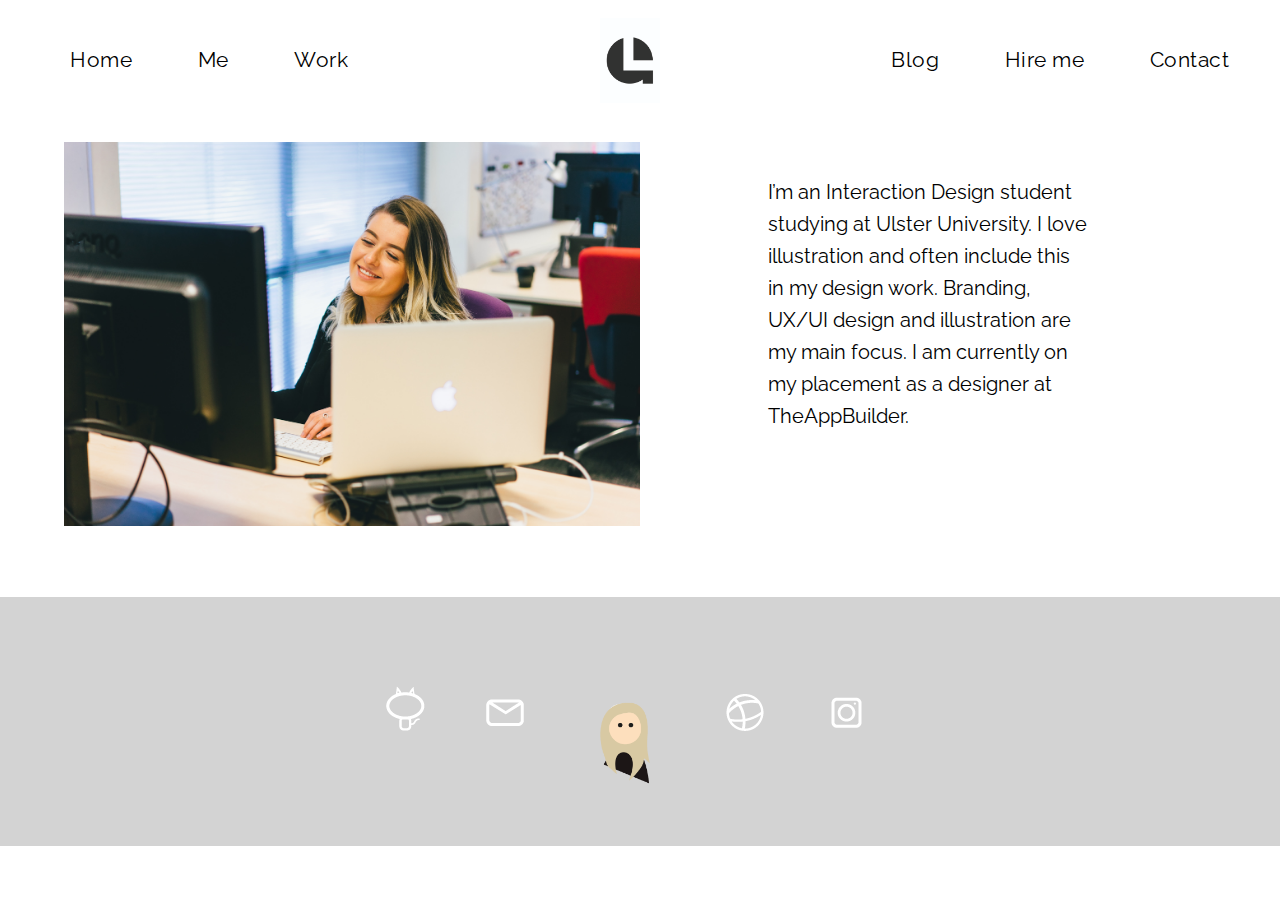
<file: about.html>
<!DOCTYPE html>
<html>

<head>
    <meta charset="utf-8" />
    <meta name="viewport" content="width=device-width" />
    <title>Lois Gordon</title>
    <!---------- Link to CSS ------------>
    <link href="css/style_about.css" type="text/css" rel="stylesheet" />
    <!---------- Link to google fonts ------------>
      <style>
@import url('https://fonts.googleapis.com/css?family=Dosis|Raleway');
</style>
</head>
<!---------- Start of body ------------>

<body>
    <!-------------- Header------------------->
    <section>
        <header id="logo">
            <!--------------- nav ---------------------->
          <nav>
                
                <ul>
                    <div class="left-nav">
                      <li><a href="index.html">Home</a></li>
                    <li><a href="about.html">Me</a></li>
                        <li><a href="index.html#work">Work</a></li>
                    
                    </div>
                    <li><a href="index.html"><img src="img/p-mg.jpg" /></a>
                    </li>
                     
                    
                    <div class="right-nav">
                    <li><a href="http://logordon.tumblr.com">Blog</a></li>
                    <li><a href="#cv">Hire me</a></li>
                    <li><a href="#contact">Contact</a> </li>
                    </div>
                </ul>
            </nav>
        </header>
    </section>
    <div class="about_container">
    <section class="about">
      <p> I’m an Interaction Design student studying at Ulster University.
      I love illustration and often include this in my design work. Branding, UX/UI design and illustration are my main focus. I am currently on my placement as a designer at TheAppBuilder.
        
    </section>
    <section class="me-cover">
        <img src="img/lois-at-tab-46%20(1).jpg" />
        </section>
        
   <!-----     <section class="cv">
             <p class="cv_button">
           <a href="img/loisgordon_cv.pdf">Download my CV</a> 
       </p>
        </section>------>
    </div>
     <!--------------- footer ---------------------->
    <section class="contact">
        <footer>
            <h1 id="contact">
        </h1>
            <ul>
                <li>
                    <a href="https://github.com/loisgordon" title="Visit my GitHub" target="_blank"><img src="img/github-icon.png"></a>
                </li>
                <li>
                    <a href="mailto:hello@loisgordon.co.uk" title="Email me"><img src="img/mail-icon.png" /></a>
                </li>
                  <div class="gif">
                    <a href="index.html" title="to top" target="_blank"><img src="img/blink-visual-marque.gif"></a>
                </div>
             
                <li>
                    <a href="https://dribbble.com/loisgordon" title="Visit my Dribbble" target="_blank"><img src="img/dribbble-icon1.png"></a>
                </li>
                <li>
                    <a href="https://www.instagram.com/loisgordondesign/?hl=en" title="Visit my Instagram" target="_blank"><img src="img/instagram-icon.png"></a>
                </li>
            </ul>
             
        </footer>
    </section>
</body>

</html>
</file>
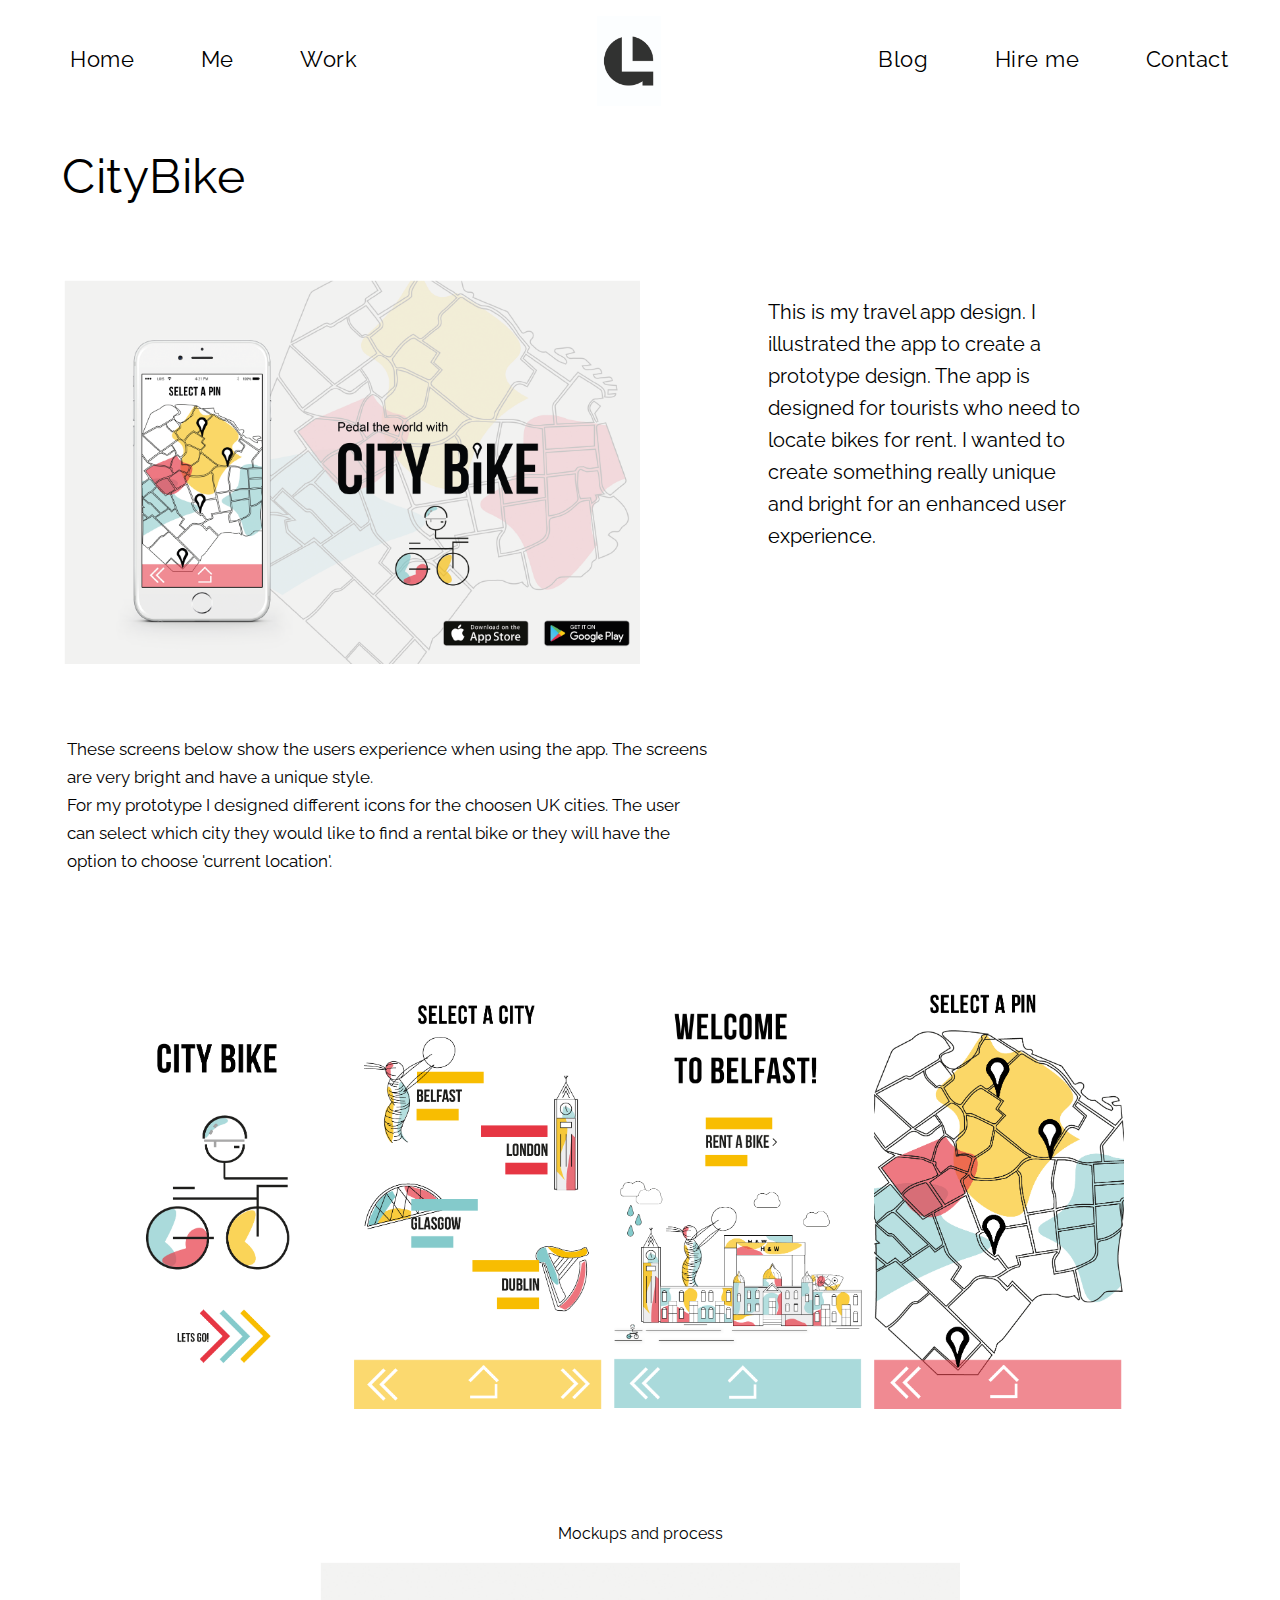
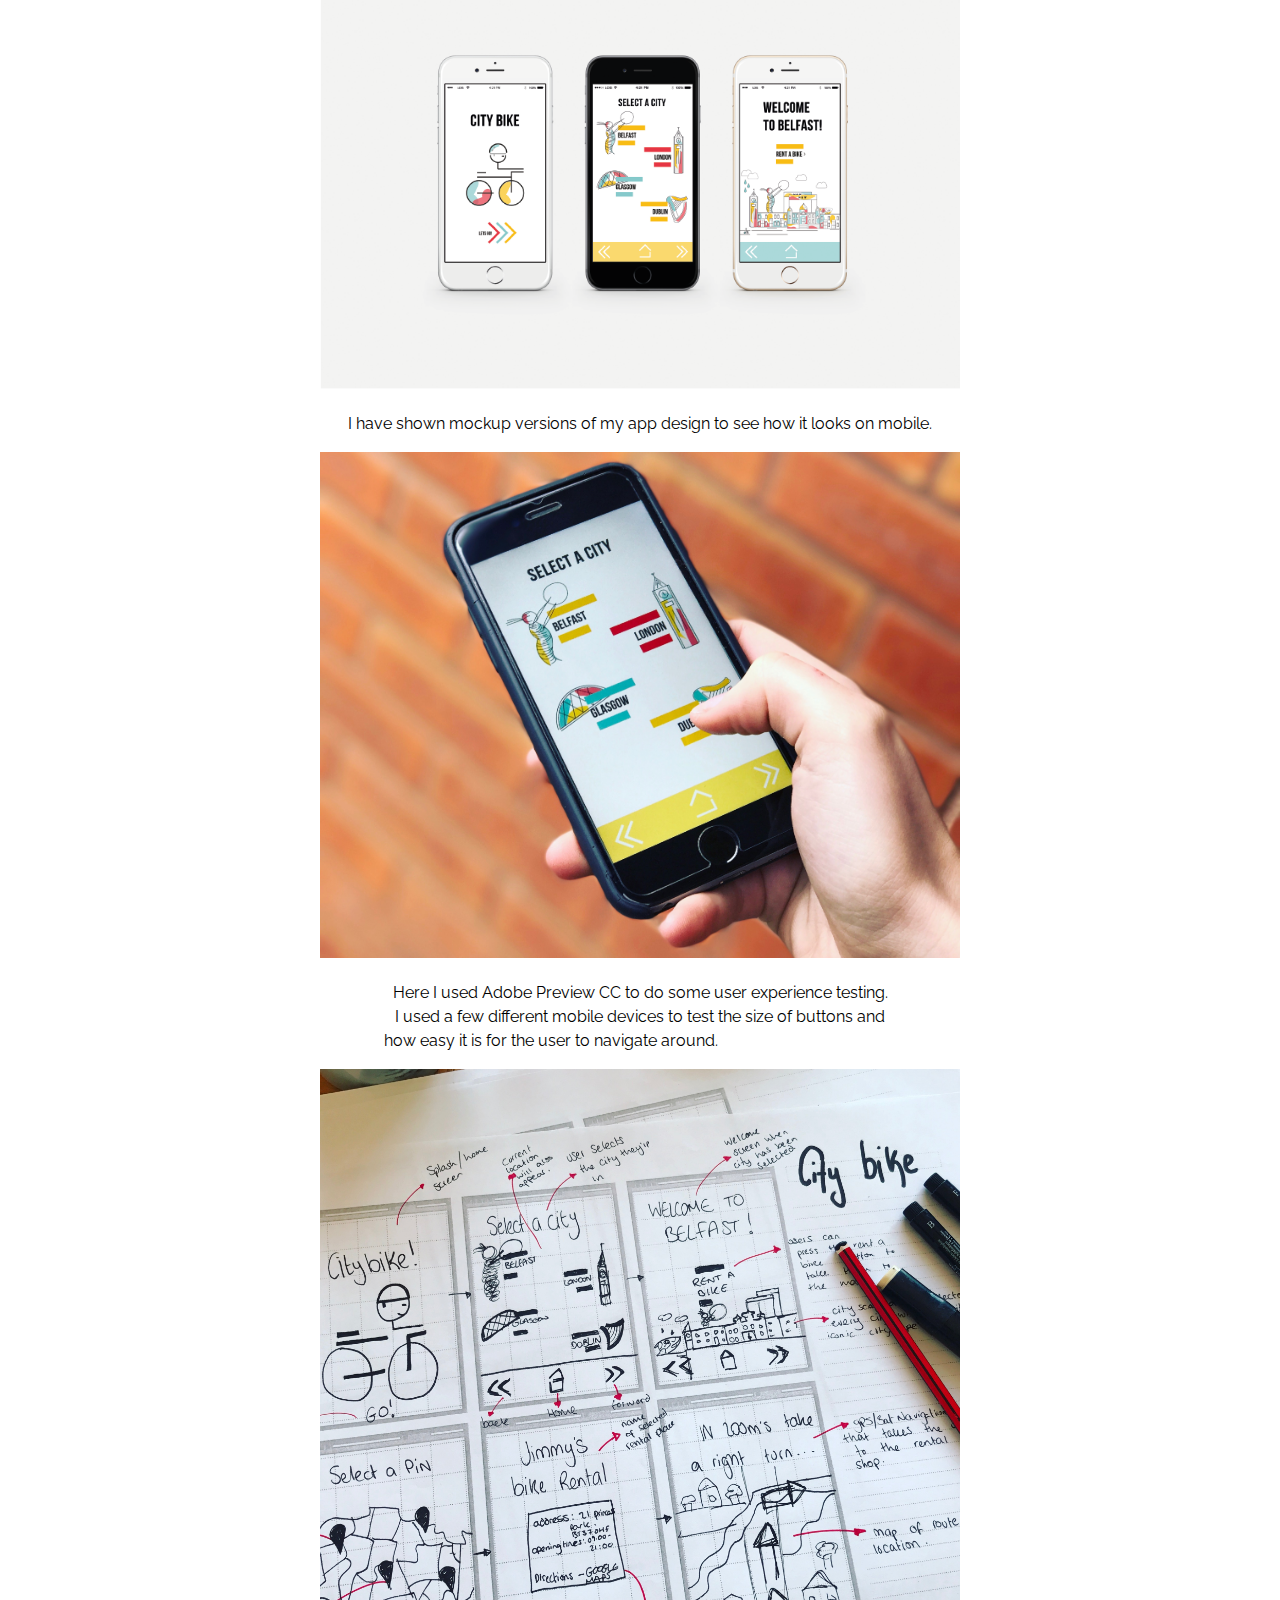
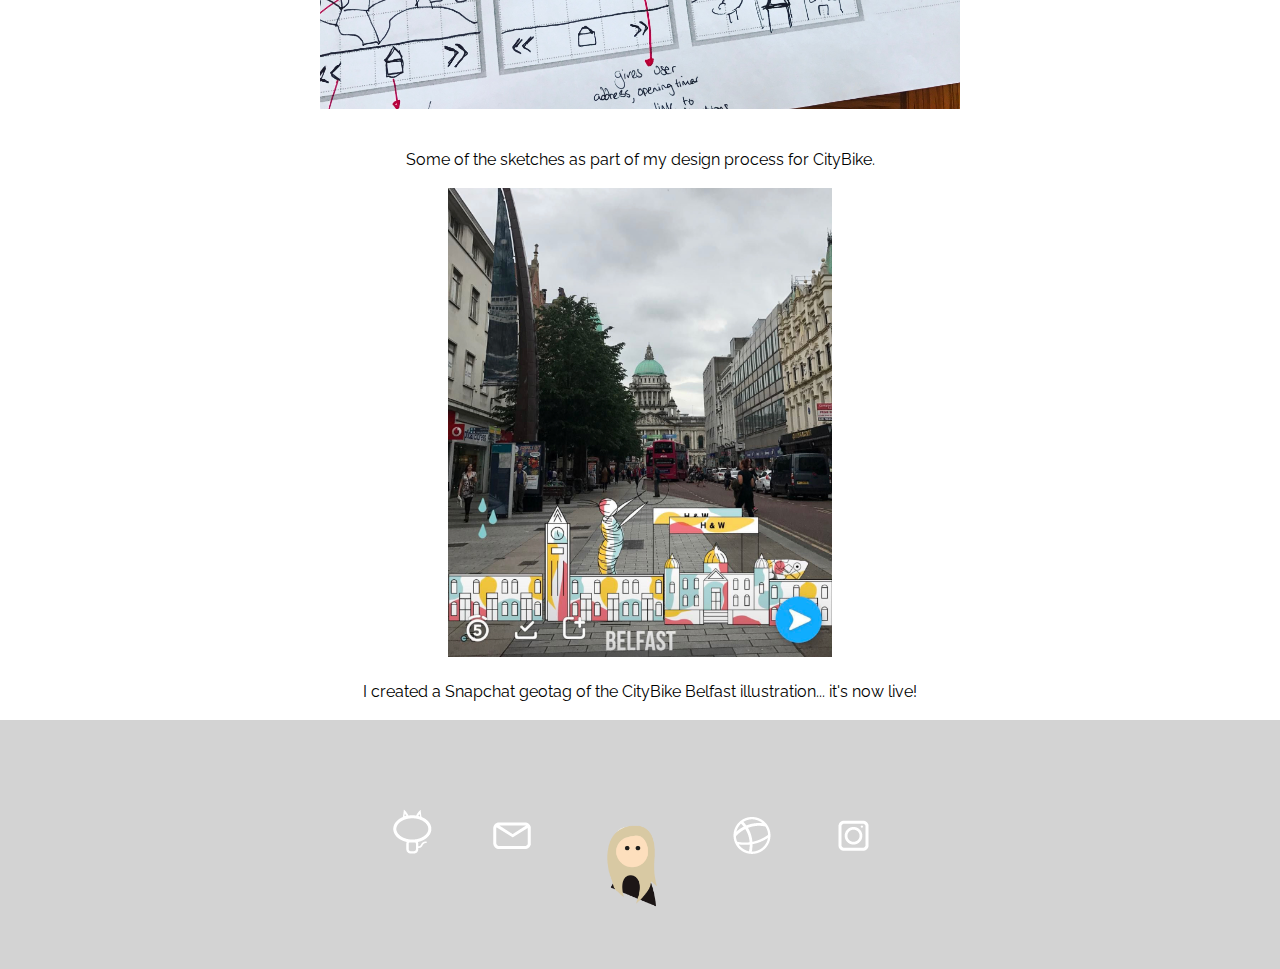
<file: citybike_case.html>
<!DOCTYPE html>
<html>

<head>
    <meta charset="utf-8" />
    <meta name="viewport" content="width=device-width" />
    <title>Citybike</title>
    <!---------- Link to CSS ------------>
    <link href="css/style_citybike.css" type="text/css" rel="stylesheet" />
    <!---------- Link to google fonts ------------>
    <link href="https://fonts.googleapis.com/css?family=Roboto" rel="stylesheet">
      <!---------- Link to google fonts ------------>
    <style>
        @import url('https://fonts.googleapis.com/css?family=Dosis|Raleway');
    </style></head>
<!---------- Start of body ------------>

<body>
    <!-------------- Header------------------->
    <section>
        <header id="logo">
            <!--------------- nav ---------------------->
       <nav>
                
                <ul>
                    <div class="left-nav">
                      <li><a href="index.html">Home</a></li>
                    <li><a href="about.html">Me</a></li>
                        <li><a href="index.html#work">Work</a></li>
                    </div>
                    <li><a href="index.html"><img src="img/p-mg.jpg" /></a>
                    </li>
                    <div class="right-nav">
                    <li><a href="http://logordon.tumblr.com">Blog</a></li>
                    <li>
                    
                    <a 
                    href="mailto:hello@loisgordon.co.uk">Hire me</a>
                    
                    </li>
                    <li><a href="#contact">Contact</a> </li>
                    </div>
                </ul>
            </nav>
        </header>
    </section>
    <section class="title">
        <h2>CityBike</h2> </section>
    <!--------------- showcase ---------------------->
    <section>
        <div class="citybike_showcase"> <img src="img/citybike-app-forweb.png" />
            <p class="citybike_explain"> This is my travel app design. I illustrated the app to create a prototype design. 
            The app is designed for tourists who need to locate bikes for rent. 
            I wanted to create something really unique and bright for an enhanced user experience.</p>
    
        </div>
    </section>
    <!--------------- screens ---------------------->
    <section class="work">
       <div class="about-screens"><p>
                  These screens below show the users experience when using the app. The screens are very bright and have a unique style. 
               </p>
               <p>
                   For my prototype I designed different icons for the choosen UK cities. The user can select which city they would like to find a rental bike or they will have the option to choose 'current location'.
               </p>
           </div>
        <div class="gallery cf">
            <!--- splash--->
            <div> <img src="img/cb-splash.png" /> </div>
            <!--- pick a city--->
            <div> <img src="img/cb-1st.png" /> </div>
            <!--- welcome to bf--->
            <div> <img src="img/cb-bf.png" /> </div>
            <!--- map--->
            <div> <img src="img/cb-map.png" /> </div>
        </div>
    </section>

    <section class="iphone-mockup">
        <div>
            <p class="iphone-mockup-text">Mockups and process</p>
             <img src="img/city-bike-screens.png" />
             <p class="iphone-mockup-text">
             I have shown mockup versions of my app design to see how it looks on mobile.
           </p>
           
            <img src="img/IMG_1426-1.jpeg"/>
            <p class="iphone-mockup-text" >
                Here I used Adobe Preview CC to do some user experience testing. 
            </p>
            <p class="iphone-mockup-text" >
                I used a few different mobile devices to test the size of buttons and 
            </p>
            <p class="iphone-mockup-text2">
                how easy it is for the user to navigate around. 
            </p>
            
            <img src="img/IMG_1789.jpeg">
    
        </div>
    </section>
    
    <!--------------- colour pallete ---------------------->
    <section class="colour-palette">
        <div class="colourpalette"> 
            <p> Some of the sketches as part of my design process for CityBike. </p>
             <div>
             <img src="img/IMG_9587.jpg">
         </div><p>I created a Snapchat geotag of the CityBike Belfast illustration... it's now live!</p>
        
       
           
        </div>
    </section>
    <!--------------- footer ---------------------->
    <section class="contact">
        <footer>
            <h1 id="contact">
        </h1>
           <div class="social-icons">
            <ul>
                <li>
                    <a href="https://github.com/loisgordon" title="Visit my GitHub" target="_blank"><img src="img/github-icon.png"></a>
                </li>
                <li>
                    <a href="mailto:hello@loisgordon.co.uk" title="Email me"><img src="img/mail-icon.png" /></a>
                </li>
                <li>
                    <a href="index.html" title="to top" target="_blank"><img src="img/blink-visual-marque.gif"></a>
                </li>
                <li>
                    <a href="https://dribbble.com/loisgordon" title="Visit my Dribbble" target="_blank"><img src="img/dribbble-icon1.png"></a>
                </li>
                <li>
                    <a href="https://www.instagram.com/loisgordondesign/?hl=en" title="Visit my Instagram" target="_blank"><img src="img/instagram-icon.png"></a>
                </li>
            </ul>
            </div>
        </footer>
    </section>
</body>

</html>
</file>
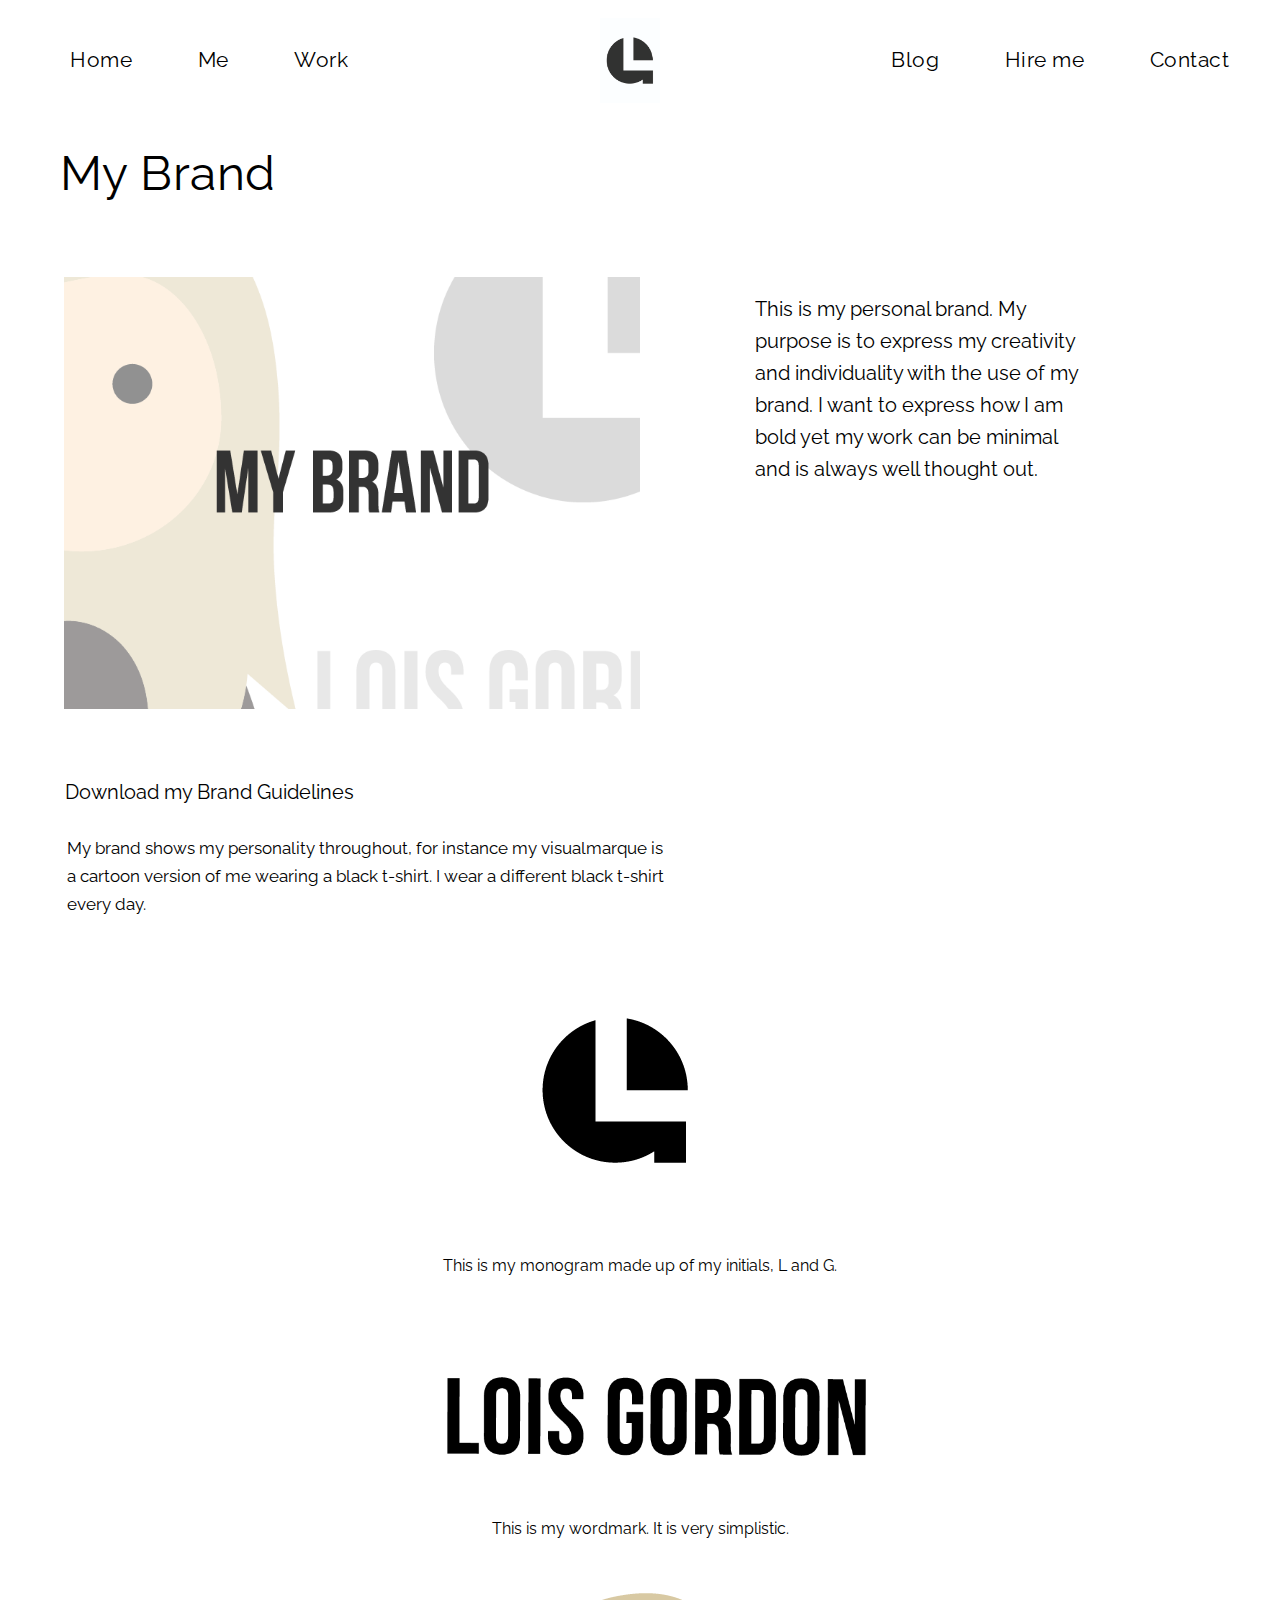
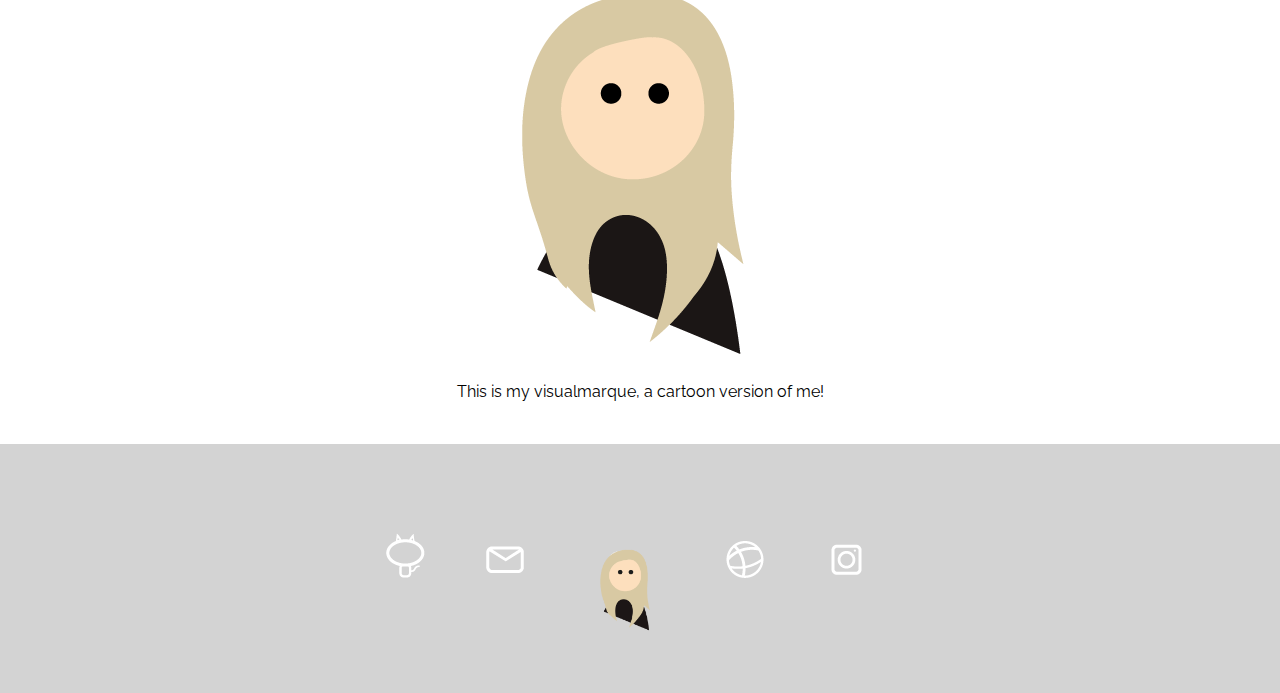
<file: mybrand_case.html>
<!DOCTYPE html>
<html>

<head>
    <meta charset="utf-8" />
    <meta name="viewport" content="width=device-width" />
    <title>My Brand</title>
    <!---------- Link to CSS ------------>
    <link href="css/style_mybrand.css" type="text/css" rel="stylesheet" />
    <!---------- Link to google fonts ------------>
    <link href="https://fonts.googleapis.com/css?family=Roboto" rel="stylesheet">
      <!---------- Link to google fonts ------------>
    <style>
        @import url('https://fonts.googleapis.com/css?family=Dosis|Raleway');
    </style></head>
<!---------- Start of body ------------>

<body>
    <!-------------- Header------------------->
    <section>
        <header id="logo">
            <!--------------- nav ---------------------->
       <nav>
                
                <ul>
                    <div class="left-nav">
                      <li><a href="index.html">Home</a></li>
                    <li><a href="about.html">Me</a></li>
                        <li><a href="index.html#work">Work</a></li>
                    </div>
                    <li><a href="index.html"><img src="img/p-mg.jpg" /></a>
                    </li>
                    <div class="right-nav">
                    <li><a href="http://logordon.tumblr.com">Blog</a></li>
                    <li>
                    
                    <a 
                    href="mailto:loisgordondesign@gmail.com">Hire me</a>
                    
                    </li>
                    <li><a href="#contact">Contact</a> </li>
                    </div>
                </ul>
            </nav>
        </header>
    </section>
    <section class="title">
        <h2>My Brand</h2> </section>
    <!--------------- showcase ---------------------->
    <section>
        <div class="citybike_showcase"> <img src="img/mybrand_showcase.png">
           
            <p class="citybike_explain"> This is my personal brand. My purpose is to express my creativity and individuality with the use of my brand.
I want to express how I am bold yet my work can be minimal and is always well thought out.  </p> 
        <section class="cv">
             <p class="cv_button">
           <a href="img/lgbrandguidelines.pdf">Download my Brand Guidelines</a> 
       </p>
        </section>
    
        </div>
    </section>
    <!--------------- screens ---------------------->
    <section class="work">
       <div class="about-screens"><p>
                My brand shows my personality throughout, for instance my visualmarque is a cartoon version of me wearing a black t-shirt. I wear a different black t-shirt every day.
               </p>
            
           </div>

    </section>

    <section class="iphone-mockup">
        <div>
             <img src="img/lgbig.png" />
             <p class="iphone-mockup-text">
         This is my monogram made up of my initials, L and G.
           </p>
        </div>
    </section>
     <section class="wordmark">
        <div>
             <img src="img/word-mark.png" />
             <p class="iphone-mockup-text">
         This is my wordmark. It is very simplistic.
           </p>
        </div>
    </section>
    <section class="visualmarque">
        <div>
             <img src="img/Visual-mark-forweb.png" />
             <p class="iphone-mockup-text">
         This is my visualmarque, a cartoon version of me!
           </p>
        </div>
    </section>
    <!--------------- footer ---------------------->
    <section class="contact">
        <footer>
            <h1 id="contact">
        </h1>
           <div class="social-icons">
            <ul>
                <li>
                    <a href="https://github.com/loisgordon" title="Visit my GitHub" target="_blank"><img src="img/github-icon.png"></a>
                </li>
                <li>
                    <a href="mailto:hello@loisgordon.co.uk" title="Email me"><img src="img/mail-icon.png" /></a>
                </li>
                <li>
                    <a href="index.html" title="to top" target="_blank"><img src="img/blink-visual-marque.gif"></a>
                </li>
                <li>
                    <a href="https://dribbble.com/loisgordon" title="Visit my Dribbble" target="_blank"><img src="img/dribbble-icon1.png"></a>
                </li>
                <li>
                    <a href="https://www.instagram.com/loisgordondesign/?hl=en" title="Visit my Instagram" target="_blank"><img src="img/instagram-icon.png"></a>
                </li>
            </ul>
            </div>
        </footer>
    </section>
</body>

</html>
</file>
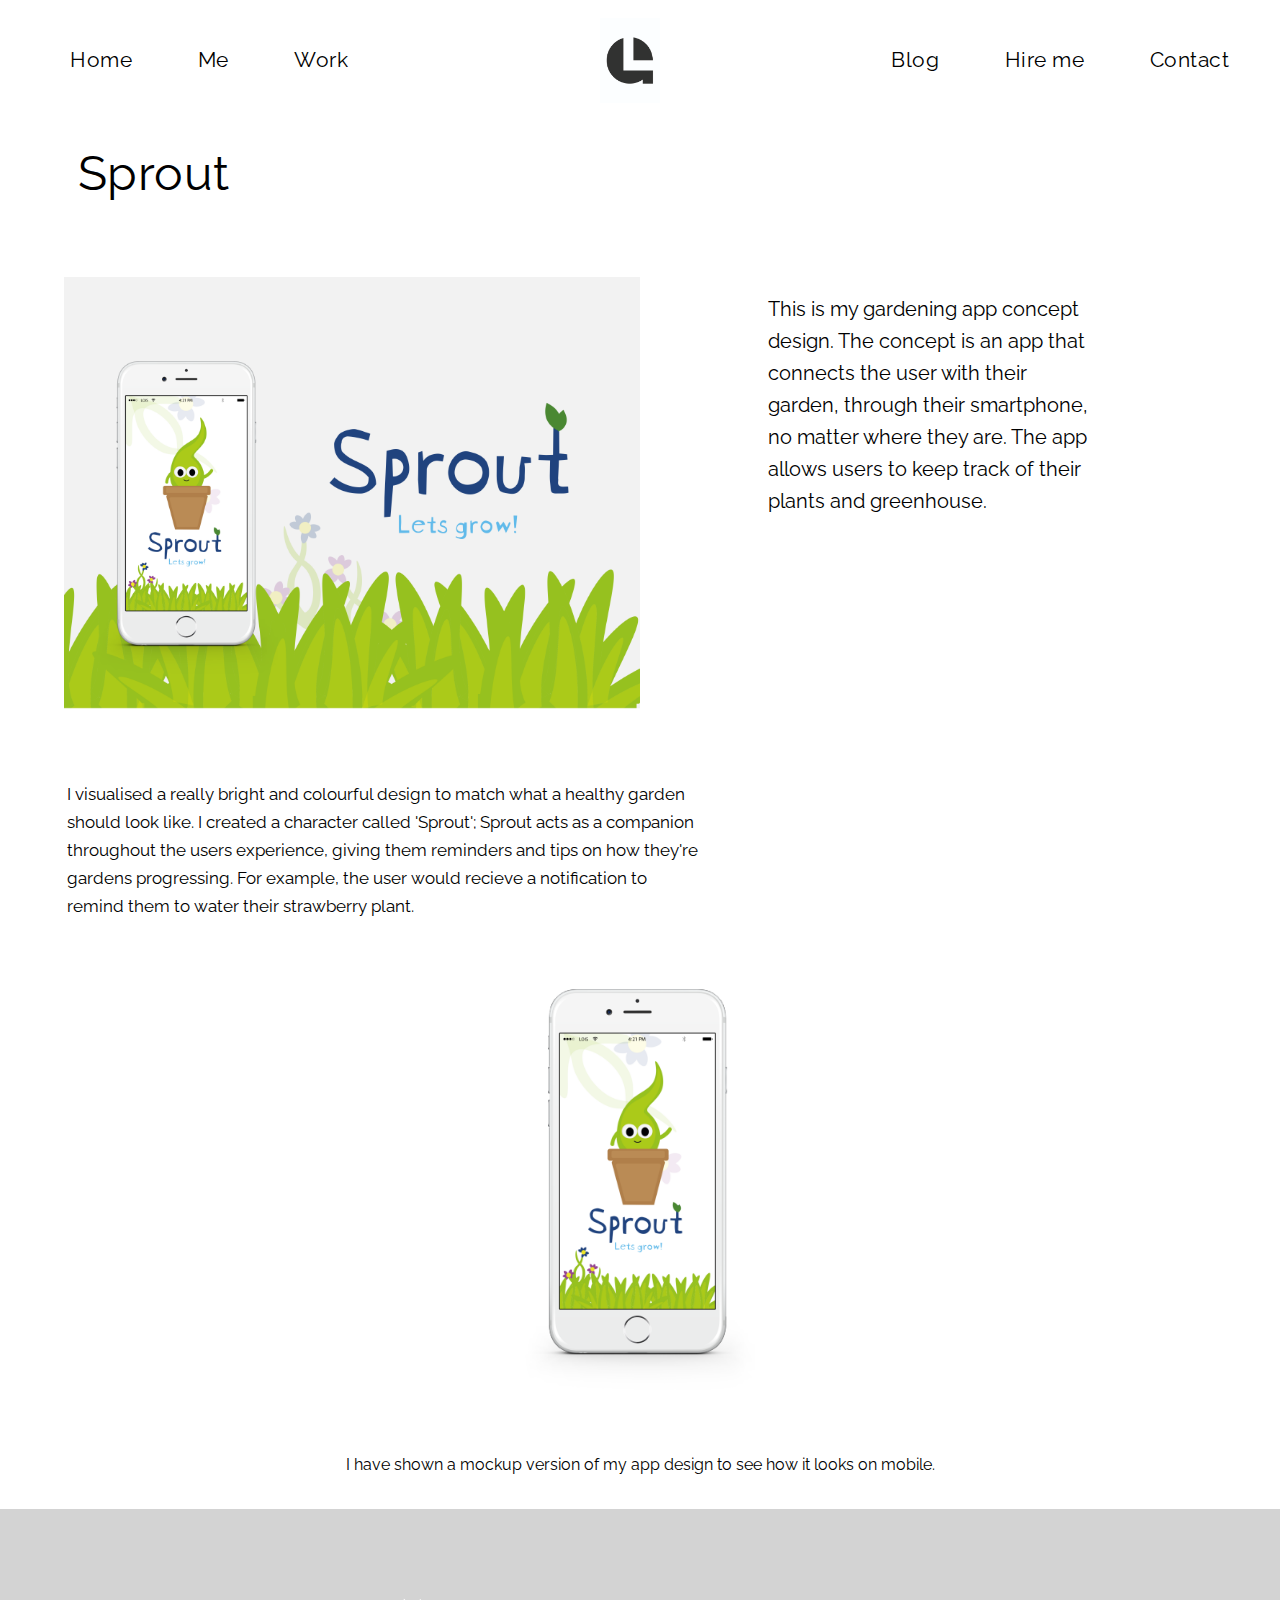
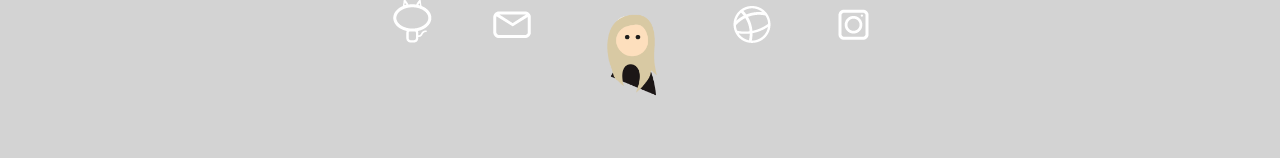
<file: sprout_case.html>
<!DOCTYPE html>
<html>

<head>
    <meta charset="utf-8" />
    <meta name="viewport" content="width=device-width" />
    <title>Sprout</title>
    <!---------- Link to CSS ------------>
    <link href="css/style_sprout.css" type="text/css" rel="stylesheet" />
    <!---------- Link to google fonts ------------>
    <link href="https://fonts.googleapis.com/css?family=Roboto" rel="stylesheet">
      <!---------- Link to google fonts ------------>
    <style>
        @import url('https://fonts.googleapis.com/css?family=Dosis|Raleway');
    </style></head>
<!---------- Start of body ------------>

<body>
    <!-------------- Header------------------->
    <section>
        <header id="logo">
            <!--------------- nav ---------------------->
       <nav>
                
                <ul>
                    <div class="left-nav">
                      <li><a href="index.html">Home</a></li>
                    <li><a href="about.html">Me</a></li>
                        <li><a href="index.html#work">Work</a></li>
                    </div>
                    <li><a href="index.html"><img src="img/p-mg.jpg" /></a>
                    </li>
                    <div class="right-nav">
                    <li><a href="http://logordon.tumblr.com">Blog</a></li>
                    <li>
                    
                    <a 
                    href="mailto:loisgordondesign@gmail.com">Hire me</a>
                    
                    </li>
                    <li><a href="#contact">Contact</a> </li>
                    </div>
                </ul>
            </nav>
        </header>
    </section>
    <section class="title">
        <h2>Sprout</h2> </section>
    <!--------------- showcase ---------------------->
    <section>
        <div class="citybike_showcase"> <img src="img/sprout-showcase-port.png" />
            <p class="citybike_explain"> This is my gardening app concept design. The concept is an app that connects the user with their garden, through their smartphone, no matter where they are. The app allows users to keep track of their plants and greenhouse.
            </p>
    
        </div>
    </section>
    <!--------------- screens ---------------------->
    <section class="work">
       <div class="about-screens"><p>
                  I visualised a really bright and colourful design to match what a healthy garden should look like. I created a character called 'Sprout'; Sprout acts as a companion throughout the users experience, giving them reminders and tips on how they're gardens progressing. For example, the user would recieve a notification to remind them to water their strawberry plant. 
               </p>
            
           </div>

    </section>

    <section class="iphone-mockup">
        <div>
             <img src="img/sprout-port_2.png" />
             <p class="iphone-mockup-text">
             I have shown a mockup version of my app design to see how it looks on mobile.
           </p>
        </div>
    </section>
    <!--------------- footer ---------------------->
    <section class="contact">
        <footer>
            <h1 id="contact">
        </h1>
           <div class="social-icons">
            <ul>
                <li>
                    <a href="https://github.com/loisgordon" title="Visit my GitHub" target="_blank"><img src="img/github-icon.png"></a>
                </li>
                <li>
                    <a href="mailto:loisgordon01@gmail.com" title="Email me"><img src="img/mail-icon.png" /></a>
                </li>
                <li>
                    <a href="index.html" title="to top" target="_blank"><img src="img/blink-visual-marque.gif"></a>
                </li>
                <li>
                    <a href="https://dribbble.com/loisgordon" title="Visit my Dribbble" target="_blank"><img src="img/dribbble-icon1.png"></a>
                </li>
                <li>
                    <a href="https://www.instagram.com/loisgordondesign/?hl=en" title="Visit my Instagram" target="_blank"><img src="img/instagram-icon.png"></a>
                </li>
            </ul>
            </div>
        </footer>
    </section>
</body>

</html>
</file>
<file: css/style_about.css>
/*------------------ css reset -------------------------*/

* {
    margin: 0;
    font-size: 100%;
}

body {
    width: 100%;
    max-width: 100%;
    margin: auto;
    line-height: 1.5em;
    background-color: white;
    font-size: 1em;
    font-family: 'raleway', sans-serif;
    color: black;
    float: left;
    overflow-x: hidden;
}


/*-------- logo --------------------------------*/

#logo img {
    width: 5em;
    margin: auto;
    max-width: 4em;
    margin-top: -2em;
}

#logo img:hover {
    transform: scale(1.3, 1.3);
    transition: .3s
}



/*------- nav ---------------------------------*/

nav {
    padding-top: 3em;    
    margin: auto;
    max-width: 100%;
    background color: white;
    
}

nav ul {
    text-align: center;
    font-size: .95em;
    letter-spacing: .5px;
    margin: auto;
}

nav ul li {
    display: inline;
    margin: 30px;
}

nav a {
    color: black;
    text-decoration: none;
    font-family: 'raleway', sans-serif;
    
}

.left-nav {
    float: left;
          padding-right: 1em;
    font-size: 1.35em;
          
}

.right-nav {
    float: right;
    padding-right: 1em;
    font-size: 1.35em;
    
}

.right-nav: hover {
    color: lightgrey;
  
        
}

a:hover {
    color: lightgray;
}



/*------------------- ------------------------*/

.about_container {
                    padding-top: 6em;
}

.

.me-cover {
        width: 100%;
        height: 50vh;
        top: 10vh;
        display: inline-block;
        float: left;
}
/*--- paragraphs ---*/

.about p {  
    line-height: 1.6em;
    margin-right: 15%;
    font-size: 1.25em;
    font-family:'raleway', sans-serif;
    font-weight: normal;
    color: black;
    float: right;
    display: inline;
    max-width: 25%;
    margin-top: -1.5em;
    
}
.me-cover img {
                width: 45%;
                margin: 4em;
                margin-top: -4em;
    
}

.cv_button a
{
    float: right;
    margin-right: 30%;
    margin-top: -7%;
    text-decoration: none;
    color: black;

 
}


.cv_button a:hover { color: lightgray;
                    
}
/*----- Footer -----*/


/*---------------------------------------------- social media links -----------------------------------------*/

.contact {
    width: 100%;
    line-height: 1em;
    margin: auto;
    background-color: lightgrey;
    font-size: 1.75em;
    padding-bottom: 1em;
    padding-top: 1em;
    float: left;
    font-family: 'Oswald', sans-serif;
}

section.contact h1 {
    line-height: 1em;
    max-width: 100%;
    text-align: center;
    margin: auto;
    font-size: 1em;
    font-family: 'Oswald', sans-serif;
    color: white;
}

section.contact li {
    display: inline;
}

section.contact ul {
  display: flex;
  justify-content: center;
    padding-top: 20px;
    padding-right: 2.5em;
}
section.contact img {
      max-height: 5em;
        max-width: 5em;
        padding-top: 1em;
      
}
.visualmarque {
    padding-bottom: .5em;
}

section.contact img:hover {
        transform: scale(1.3, 1.3);
    transition: .3s
}
</file>
<file: css/style_citybike.css>
/*------------------ css reset -------------------------*/

* {
    margin: 0;
    font-size: 100%;
}

body {
    width: 100%;
    max-width: 100%;
    margin: auto;
    line-height: 1.5em;
    background-color: white;
    font-size: 1em;
    font-family: 'raleway', sans-serif;
    color: black;
    float: left;
    overflow-x: hidden;
}


/*-------- logo --------------------------------*/

#logo img {
    width: 5em;
    margin: auto;
    max-width: 4em;
    margin-top: -2em;
}

#logo img:hover {
    transform: scale(1.3, 1.3);
    transition: .3s
}

/*------- nav ---------------------------------*/

nav {
    padding-top: 3em;
    margin: auto;
    max-width: 100%;
    background color: white;
}

nav ul {
    text-align: center;
    font-size: 1em;
    letter-spacing: .5px;
    margin: auto;
}

nav ul li {
    display: inline;
    margin: 30px;
}

nav a {
    color: black;
    text-decoration: none;
    font-family: 'raleway', sans-serif;
}

.left-nav {
    float: left;
    padding-right: 1em;
    font-size: 1.35em;
}

.right-nav {
    float: right;
    padding-right: 1em;
    font-size: 1.35em;
}

.right-nav: hover {
    color: lightgrey;
}

a:hover {
    color: lightgray;
}
h1 {
    line-height: 1.65em;
    letter-spacing: .01em;
    max-width: 100%;
    margin: auto;
    font-family: 'raleway', sans-serif;
    font-weight: normal;
    color: black;
}
h2 {
    line-height: 1.65em;
    letter-spacing: .01em;
    max-width: 100%;
    text-align: center;
    margin: auto;
    margin-left: -38%;
    font-size: 3em;
    font-family: 'raleway', sans-serif;
    font-weight: normal;
    color: black;
    padding-top: .5em;
}
/*---css import---*/

@import "compass/css3";
.gallery {
    margin: 3em;
    padding: 5px;
}

.gallery > div {
    position: relative;
    float: left;
    padding: 5px;
}

.gallery > div > img {
    width: 250px;
    transition: .1s;
}

.gallery > div:hover {
    z-index: 1;
}

.gallery > div:hover > img {
    transform: scale(1.5, 1.5);
    transition: .3s
}

.gallery > div > a > img {
     width: 250px;
    transition: .1s;
     width: 250px;

}
.gallery > div:hover > a > img {
    transform: scale(1.5, 1.5);
    transition: .3s
}
    

.cf:before,
.cf:after {
    display: table;
    content: "";
    line-height: 0;
}

.cf:after {
    clear: both;
}

.citybike_showcase img { 
                width: 45%;
                margin: 4em;
    

    
}

.citybike_explain {
    line-height: 1.6em;
    margin-right: 15%;
    font-size: 1.25em;
    font-family: 'raleway', sans-serif;
    font-weight: normal;
    color: black;
    float: right;
    display: inline;
    max-width: 25%;
    margin-top: 4em;

              
}

.about-screens {
    max-width: 50%;
    margin-left: 4em;
    font-size: .6em;
    
}


.about {
    line-height: 1em;
    margin: auto;
    background-color: #ffff;
    font-size: 4em;
    padding-top: 2em;
    
}

section.about h2 {
    line-height: 1.65em;
    max-width: 100%;
    text-align: center;
   left: 50%;
    font-size: .75em;
    font-family: 'raleway', sans-serif;
    font-weight: normal;
    color: black;
}

.colourpalette img {
    align-content: center;
    margin-left: 35%;
    justify-content: center;
    max-width: 30%;
    
    
}


.colourpalette p {
            text-align: center;
            padding-top: 1em;
            padding-bottom: 1em;
            
           
}

.iphone-mockup img {
            
    align-content: center;
    margin-left: 20em;
    padding-bottom: 1em;
    padding-top: 1em;
    display: inline;
    max-width: 50%;
}

.work {
    width: 100%;
    line-height: 1em;
    margin: auto;
    background-color: white;
    font-size: 1.75em;
    padding-bottom: .5em;
    float: left;
}

.work h2
{   line-height: 1.65em;
    letter-spacing: .01em;
    max-width: 100%;
    text-align: center;
    margin: auto;
    margin-left: -38%;
    font-size: 3em;
    font-family: 'raleway', sans-serif;
    font-weight: normal;
    color: black;
    padding-top: .5em;
}

.iphone-mockup-text {
    
    margin-left: auto;
    text-align: center;
    
}
.iphone-mockup-text2 {
    
    margin-left: 24em;
    text-align: left;
    
    
}
/*------ social media links ----*/

.contact {
    width: 100%;
    line-height: 1em;
    margin: auto;
    background-color: lightgrey;
    font-size: 1.75em;
    padding-bottom: 1em;
    padding-top: 1em;
    font-family: 'raleway', sans-serif;
}

section.contact h1 {
    line-height: 1em;
    max-width: 100%;
    text-align: center;
    margin: auto;
    font-size: 1em;
    font-family: 'raleway', sans-serif;
    color: white;
}

section.contact li {
    display: inline;
}

section.contact ul {
    display: flex;
    justify-content: center;
    padding-top: 20px;
    position: relative;
    margin-left: -2em;
    
}
section.contact img {
      max-height: 5em;
      padding-top: 1em;   
}
.visualmarque {
    padding-bottom: .5em;
}

section.contact img:hover {
        transform: scale(1.3, 1.3);
    transition: .3s
}
</file>
<file: css/style_mybrand.css>
/*------------------ css reset -------------------------*/

* {
    margin: 0;
    font-size: 100%;
}

body {
    width: 100%;
    max-width: 100%;
    margin: auto;
    line-height: 1.5em;
    background-color: white;
    font-size: 1em;
    font-family: 'raleway', sans-serif;
    color: black;
    float: left;
    overflow-x: hidden;
}


/*-------- logo --------------------------------*/

#logo img {
    width: 5em;
    margin: auto;
    max-width: 4em;
    margin-top: -2em;
}

#logo img:hover {
    transform: scale(1.3, 1.3);
    transition: .3s
}

/*------- nav ---------------------------------*/

nav {
    padding-top: 3em;
    margin: auto;
    max-width: 100%;
    background color: white;
}

nav ul {
    text-align: center;
    font-size: .95em;
    letter-spacing: .5px;
    margin: auto;
}

nav ul li {
    display: inline;
    margin: 30px;
}

nav a {
    color: black;
    text-decoration: none;
    font-family: 'raleway', sans-serif;
}

.left-nav {
    float: left;
    padding-right: 1em;
    font-size: 1.35em;
}

.right-nav {
    float: right;
    padding-right: 1em;
    font-size: 1.35em;
}

.right-nav: hover {
    color: lightgrey;
}

a:hover {
    color: lightgray;
}
h1 {
    line-height: 1.65em;
    letter-spacing: .01em;
    max-width: 100%;
    margin: auto;
    font-family: 'raleway', sans-serif;
    font-weight: normal;
    color: black;
}
h2 {
    line-height: 1.65em;
    letter-spacing: .01em;
    max-width: 100%;
    text-align: left;
    margin: auto;
    margin-left: 1.25em;
    font-size: 3em;
    font-family: 'raleway', sans-serif;
    font-weight: normal;
    color: black;
    padding-top: .5em;
}


.citybike_showcase img { 
                width: 45%;
                margin: 4em;
    

    
}

.citybike_explain {
    line-height: 1.6em;
    margin-right: 15%;
    font-size: 1.25em;
    font-family: 'raleway', sans-serif;
    font-weight: normal;
    color: black;
    float: right;
    display: inline;
    max-width: 26%;
    margin-top: 4em;

              
}

.about-screens {
    max-width: 47%;
    margin-left: 4em;
    font-size: .6em;
    
}


.about {
    line-height: 1em;
    margin: auto;
    background-color: #ffff;
    font-size: 4em;
    padding-top: 2em;
    
}

section.about h2 {
    line-height: 1.65em;
    max-width: 100%;
    text-align: center;
   left: 50%;
    font-size: .75em;
    font-family: 'raleway', sans-serif;
    font-weight: normal;
    color: black;
}


.colourpalette p {
            text-align: center;
            padding-top: 1em;
            
           
}

.iphone-mockup img {
            
    align-content: center;
    margin-left: 30em;
    padding-bottom: 1em;
    padding-top: 1em;
    display: inline;
    max-width: 50%;
}
.brandguidelines {
     margin-left: 4.2em;
    
    
}
.brandguidelines a {
    
    text-decoration: none;
    color: gray;
}

.brandguidelines a:hover {
    transform: scale(1.3, 1.3);
    transition: .3s
    
}

.work {
    width: 100%;
    line-height: 1em;
    margin: auto;
    background-color: white;
    font-size: 1.75em;
    padding-top: 1em;
    padding-bottom: .5em;
    float: left;
}
.iphone-mockup-text {
    
    margin-left: auto;
    text-align: center;
    margin-bottom: 2em;
    
}
.wordmark img {
    justify-content: center;
    margin: auto;
    margin-left: 17em;
    max-width: 60%;
}
.visualmarque img {
    justify-content: center;
    margin: auto;
    margin-left: 27em;
    max-width: 60%;
}
/*----- Footer -----*/


/*---------------------------------------------- social media links -----------------------------------------*/

.contact {
    width: 100%;
    line-height: 1em;
    margin: auto;
    background-color: lightgrey;
    font-size: 1.75em;
    padding-bottom: 1em;
    padding-top: 1em;
    float: left;
    font-family: 'raleway', sans-serif;
}

section.contact h1 {
    line-height: 1em;
    max-width: 100%;
    text-align: center;
    margin: auto;
    font-size: 1em;
    font-family: 'Oswald', sans-serif;
    color: white;
}

section.contact li {
    display: inline;
}

section.contact ul {
  display: flex;
  justify-content: center;
    padding-top: 20px;
    padding-right: 2.5em;
}
section.contact img {
      max-height: 5em;
        max-width: 5em;
        padding-top: 1em;
      
}


.visualmarque {
    padding-bottom: .5em;
}

section.contact img:hover {
        transform: scale(1.3, 1.3);
    transition: .3s
}


.cv_button a
{                                
    margin: 3.25em;
    padding-bottom: 1em;
    text-decoration: none;
    color: black;
    font-size: 1.25em;
 
}


.cv_button a:hover { 
    color: lightgray;
                    
}
</file>
<file: css/style_sprout.css>
/*------------------ css reset -------------------------*/

* {
    margin: 0;
    font-size: 100%;
}

body {
    width: 100%;
    max-width: 100%;
    margin: auto;
    line-height: 1.5em;
    background-color: white;
    font-size: 1em;
    font-family: 'raleway', sans-serif;
    color: black;
    float: left;
    overflow-x: hidden;
}


/*-------- logo --------------------------------*/

#logo img {
    width: 5em;
    margin: auto;
    max-width: 4em;
    margin-top: -2em;
}

#logo img:hover {
    transform: scale(1.3, 1.3);
    transition: .3s
}

/*------- nav ---------------------------------*/

nav {
    padding-top: 3em;
    margin: auto;
    max-width: 100%;
    background color: white;
}

nav ul {
    text-align: center;
    font-size: .95em;
    letter-spacing: .5px;
    margin: auto;
}

nav ul li {
    display: inline;
    margin: 30px;
}

nav a {
    color: black;
    text-decoration: none;
    font-family: 'raleway', sans-serif;
}

.left-nav {
    float: left;
    padding-right: 1em;
    font-size: 1.35em;
}

.right-nav {
    float: right;
    padding-right: 1em;
    font-size: 1.35em;
}

.right-nav: hover {
    color: lightgrey;
}

a:hover {
    color: lightgray;
}
h1 {
    line-height: 1.65em;
    letter-spacing: .01em;
    max-width: 100%;
    margin: auto;
    font-family: 'raleway', sans-serif;
    font-weight: normal;
    color: black;
}
h2 {
    line-height: 1.65em;
    letter-spacing: .01em;
    max-width: 100%;
    text-align: center;
    margin: auto;
    margin-left: -38%;
    font-size: 3em;
    font-family: 'raleway', sans-serif;
    font-weight: normal;
    color: black;
    padding-top: .5em;
}
/*---css import---*/

@import "compass/css3";
.gallery {
    margin: 3em;
    padding: 5px;
}

.gallery > div {
    position: relative;
    float: left;
    padding: 5px;
}

.gallery > div > img {
    width: 250px;
    transition: .1s;
}

.gallery > div:hover {
    z-index: 1;
}

.gallery > div:hover > img {
    transform: scale(1.5, 1.5);
    transition: .3s
}

.gallery > div > a > img {
     width: 250px;
    transition: .1s;
     width: 250px;

}
.gallery > div:hover > a > img {
    transform: scale(1.5, 1.5);
    transition: .3s
}
    

.cf:before,
.cf:after {
    display: table;
    content: "";
    line-height: 0;
}

.cf:after {
    clear: both;
}

.citybike_showcase img { 
                width: 45%;
                margin: 4em;
    

    
}

.citybike_explain {
    line-height: 1.6em;
    margin-right: 15%;
    font-size: 1.25em;
    font-family: 'raleway', sans-serif;
    font-weight: normal;
    color: black;
    float: right;
    display: inline;
    max-width: 25%;
    margin-top: 4em;

              
}

.about-screens {
    max-width: 50%;
    margin-left: 4em;
    font-size: .6em;
    
}


.about {
    line-height: 1em;
    margin: auto;
    background-color: #ffff;
    font-size: 4em;
    padding-top: 2em;
    
}

section.about h2 {
    line-height: 1.65em;
    max-width: 100%;
    text-align: center;
   left: 50%;
    font-size: .75em;
    font-family: 'raleway', sans-serif;
    font-weight: normal;
    color: black;
}


.colourpalette p {
            text-align: center;
            padding-top: 1em;
            
           
}

.iphone-mockup img {
            
    align-content: center;
    margin-left: 20em;
    padding-bottom: 1em;
    padding-top: 1em;
    display: inline;
    max-width: 50%;
}

.work {
    width: 100%;
    line-height: 1em;
    margin: auto;
    background-color: white;
    font-size: 1.75em;
    padding-bottom: .5em;
    float: left;
}
.iphone-mockup-text {
    
    margin-left: auto;
    text-align: center;
    margin-bottom: 2em;
    
}

/*------ social media links ----*/

.contact {
    width: 100%;
    line-height: 1em;
    margin: auto;
    background-color: lightgrey;
    font-size: 1.75em;
    padding-bottom: 1em;
    padding-top: 1em;
    font-family: 'raleway', sans-serif;
}

section.contact h1 {
    line-height: 1em;
    max-width: 100%;
    text-align: center;
    margin: auto;
    font-size: 1em;
    font-family: 'raleway', sans-serif;
    color: white;
}

section.contact li {
    display: inline;
}

section.contact ul {
    display: flex;
    justify-content: center;
    padding-top: 20px;
    position: relative;
    margin-left: -2em;
    
}
section.contact img {
      max-height: 5em;
      padding-top: 1em;   
}
.visualmarque {
    padding-bottom: .5em;
}

section.contact img:hover {
        transform: scale(1.3, 1.3);
    transition: .3s
}
</file>
